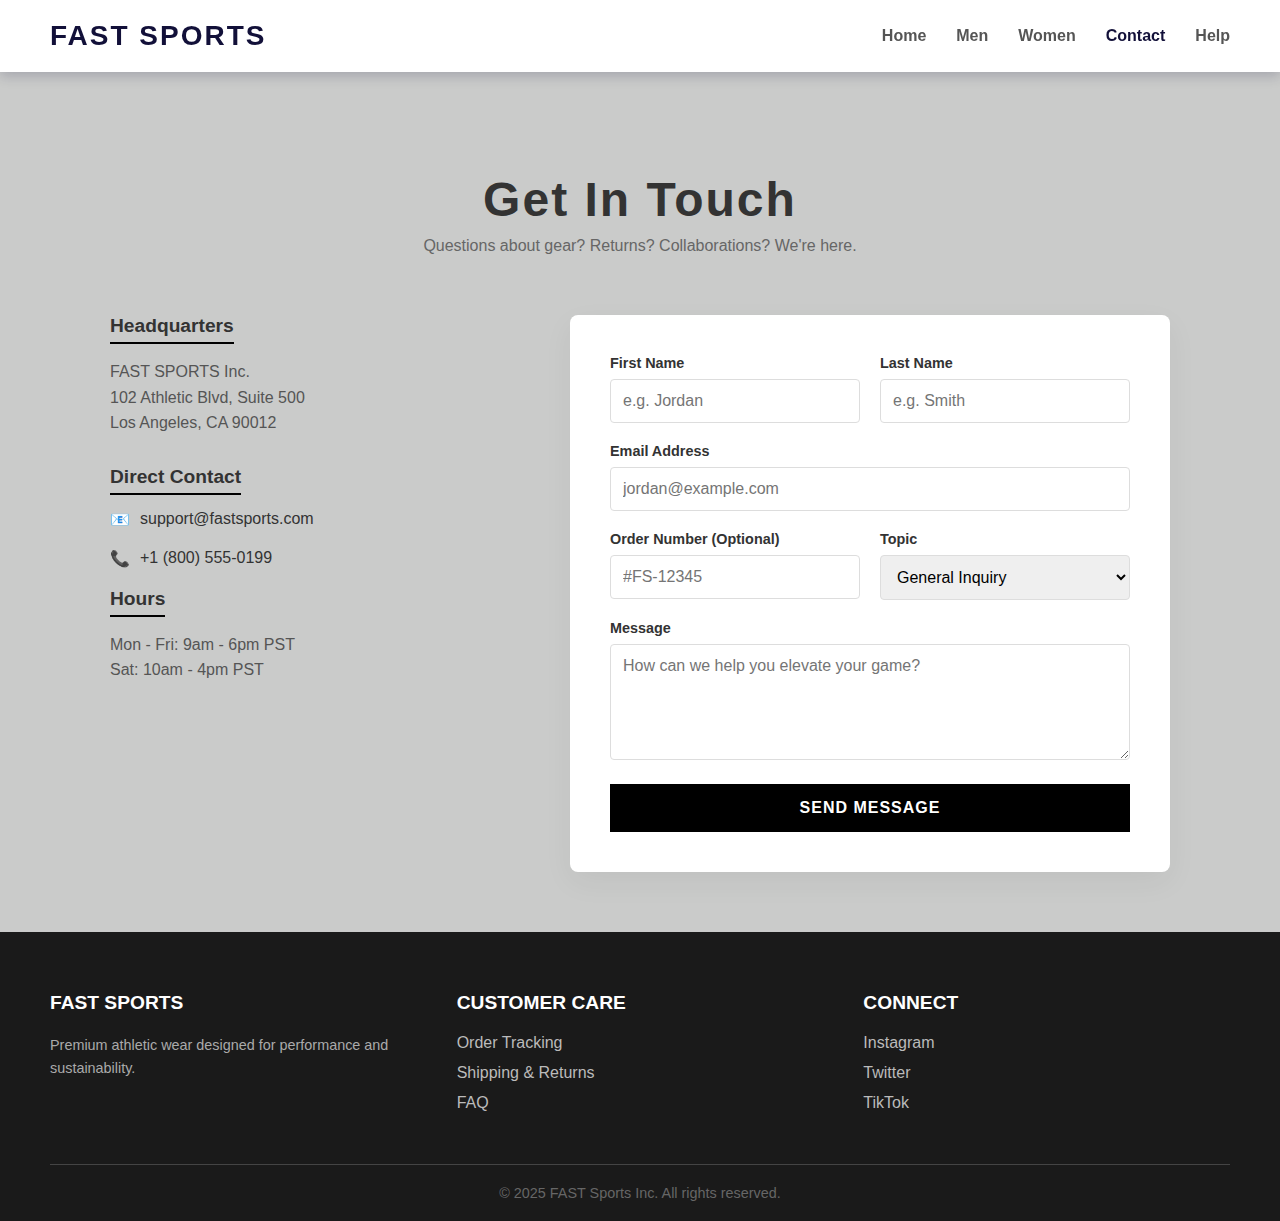
<file: contact.html>
<!DOCTYPE html>
<html lang="en">
<head>
    <meta charset="UTF-8">
    <meta name="viewport" content="width=device-width, initial-scale=1.0">
    <title>FAST SPORTS | Contact Us</title>
    <link rel="stylesheet" href="styles.css">
    <link rel="stylesheet" href="contact.css">
</head>
<body>

    <header>
        <div class="logo">FAST SPORTS</div>
        <nav>
            <ul>
                <li><a href="index.html" target="_blank" rel="noopener noreferrer">Home</a></li>
                <li><a href="men.html" target="_blank" rel="noopener noreferrer">Men</a></li>
                <li><a href="women.html" target="_blank" rel="noopener noreferrer">Women</a></li>
                <li><a href="contact.html" class="active" target="_blank" rel="noopener noreferrer">Contact</a></li>
                <li><a href="help.html" target="_blank" rel="noopener noreferrer">Help</a></li>
        </nav>
    </header>

    <div class="contact-wrapper">
        <div class="contact-header">
            <h1>Get In Touch</h1>
            <p>Questions about gear? Returns? Collaborations? We're here.</p>
        </div>

        <div class="contact-content">
            <div class="contact-info">
                <div class="info-card">
                    <h3>Headquarters</h3>
                    <p>
                        FAST SPORTS Inc.<br>
                        102 Athletic Blvd, Suite 500<br>
                        Los Angeles, CA 90012
                    </p>
                </div>

                <div class="info-card">
                    <h3>Direct Contact</h3>
                    <div class="info-item">
                        <span>📧</span> support@fastsports.com
                    </div>
                    <div class="info-item">
                        <span>📞</span> +1 (800) 555-0199
                    </div>
                </div>

                <div class="info-card">
                    <h3>Hours</h3>
                    <p>Mon - Fri: 9am - 6pm PST<br>Sat: 10am - 4pm PST</p>
                </div>
            </div>

            <div class="contact-form">
                <form>
                    <div class="form-row">
                        <div class="form-group">
                            <label>First Name</label>
                            <input type="text" placeholder="e.g. Jordan">
                        </div>
                        <div class="form-group">
                            <label>Last Name</label>
                            <input type="text" placeholder="e.g. Smith">
                        </div>
                    </div>

                    <div class="form-group">
                        <label>Email Address</label>
                        <input type="email" placeholder="jordan@example.com">
                    </div>

                    <div class="form-row">
                        <div class="form-group">
                            <label>Order Number (Optional)</label>
                            <input type="text" placeholder="#FS-12345">
                        </div>
                        <div class="form-group">
                            <label>Topic</label>
                            <select>
                                <option>General Inquiry</option>
                                <option>Return / Exchange</option>
                                <option>Product Defect</option>
                                <option>Wholesale / Collab</option>
                            </select>
                        </div>
                    </div>

                    <div class="form-group">
                        <label>Message</label>
                        <textarea rows="5" placeholder="How can we help you elevate your game?"></textarea>
                    </div>

                    <button type="submit" class="submit-btn">Send Message</button>
                </form>
            </div>
        </div>
    </div>

    <footer>
        <div class="footer-container">
            <div class="footer-col">
                <h4>FAST SPORTS</h4>
                <p style="color: #aaa; font-size: 0.9rem; line-height: 1.6;">
                    Premium athletic wear designed for performance and sustainability.
                </p>
            </div>
            <div class="footer-col">
                <h4>Customer Care</h4>
                <ul>
                    <li><a href="#">Order Tracking</a></li>
                    <li><a href="#">Shipping & Returns</a></li>
                    <li><a href="#">FAQ</a></li>
                </ul>
            </div>
            <div class="footer-col">
                <h4>Connect</h4>
                <ul>
                    <li><a href="#">Instagram</a></li>
                    <li><a href="#">Twitter</a></li>
                    <li><a href="#">TikTok</a></li>
                </ul>
            </div>
        </div>
        <div class="footer-bottom">
            <p>&copy; 2025 FAST Sports Inc. All rights reserved.</p>
        </div>
    </footer>

</body>
</html>
</file>
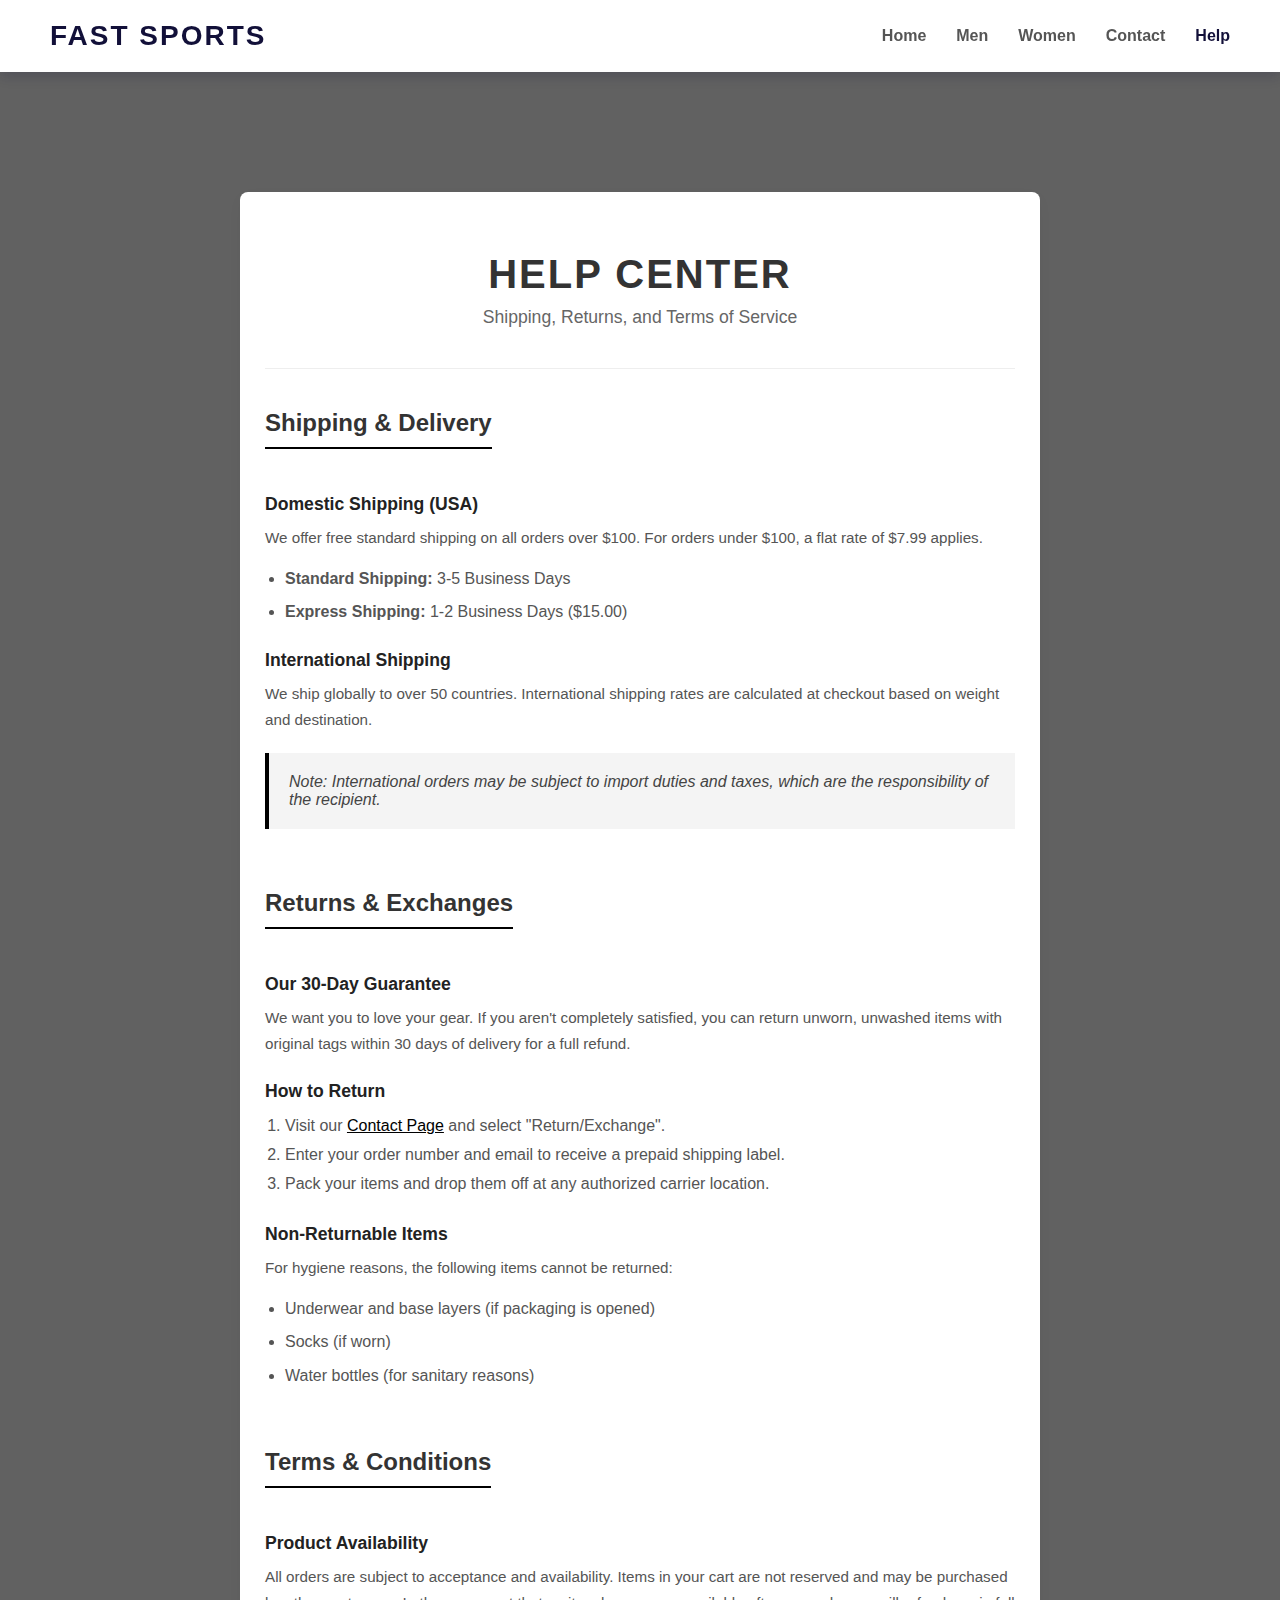
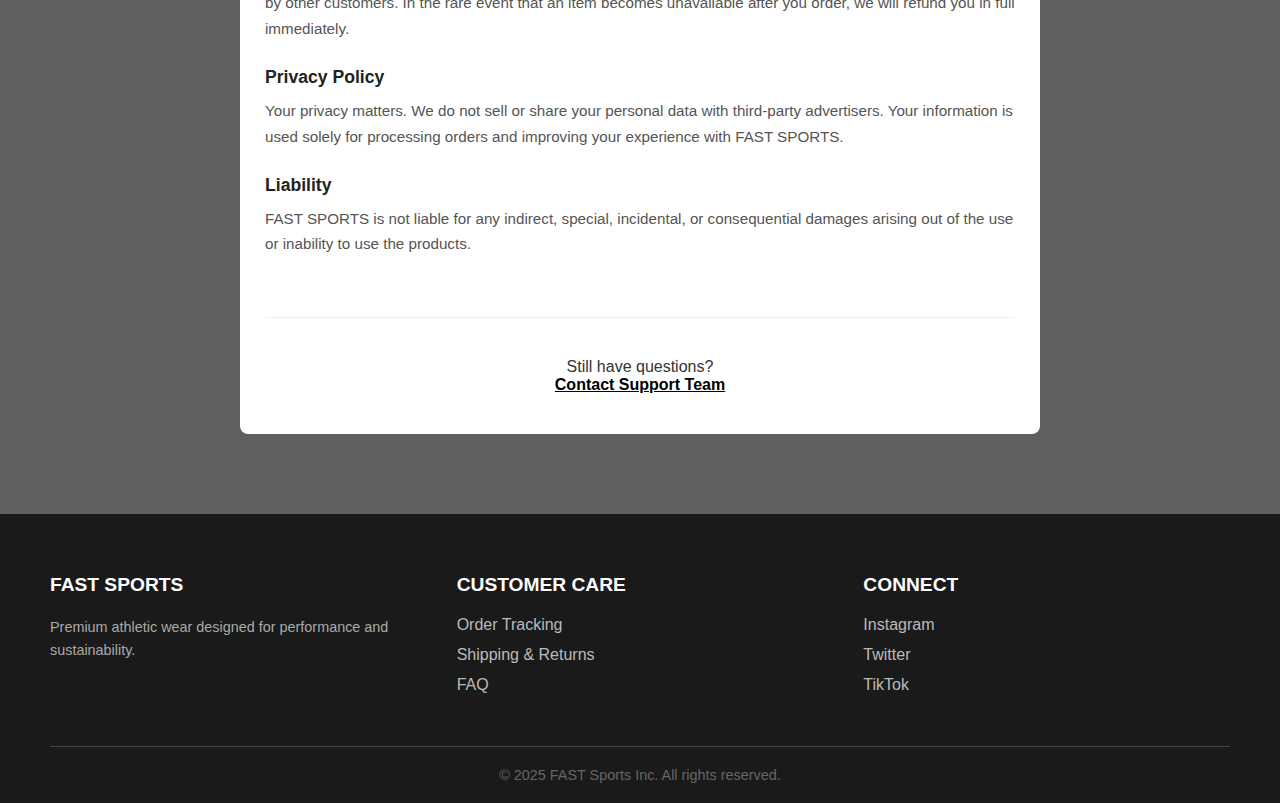
<file: help.html>
<!DOCTYPE html>
<html lang="en">
<head>
    <meta charset="UTF-8">
    <meta name="viewport" content="width=device-width, initial-scale=1.0">
    <title>FAST SPORTS | Help Center</title>
    <link rel="stylesheet" href="styles.css">
    <link rel="stylesheet" href="help.css">
</head>
<body>

    <header>
        <div class="logo">FAST SPORTS</div>
        <nav>
            <ul>
                <li><a href="index.html" target="_blank" rel="noopener noreferrer">Home</a></li>
                <li><a href="men.html" target="_blank" rel="noopener noreferrer">Men</a></li>
                <li><a href="women.html" target="_blank" rel="noopener noreferrer">Women</a></li>
                <li><a href="contact.html" target="_blank" rel="noopener noreferrer">Contact</a></li>
                <li><a href="help.html" class="active"  target="_blank" rel="noopener noreferrer">Help</a></li>
            </ul>
        </nav>
    </header>

    <div class="help-container">
        
        <div class="help-header">
            <h1>Help Center</h1>
            <p>Shipping, Returns, and Terms of Service</p>
        </div>

        <div class="policy-section" id="shipping">
            <h2>Shipping & Delivery</h2>
            
            <h3>Domestic Shipping (USA)</h3>
            <p>We offer free standard shipping on all orders over $100. For orders under $100, a flat rate of $7.99 applies.</p>
            <ul>
                <li><strong>Standard Shipping:</strong> 3-5 Business Days</li>
                <li><strong>Express Shipping:</strong> 1-2 Business Days ($15.00)</li>
            </ul>

            <h3>International Shipping</h3>
            <p>We ship globally to over 50 countries. International shipping rates are calculated at checkout based on weight and destination.</p>
            <div class="note-box">
                Note: International orders may be subject to import duties and taxes, which are the responsibility of the recipient.
            </div>
        </div>

        <div class="policy-section" id="returns">
            <h2>Returns & Exchanges</h2>
            
            <h3>Our 30-Day Guarantee</h3>
            <p>We want you to love your gear. If you aren't completely satisfied, you can return unworn, unwashed items with original tags within 30 days of delivery for a full refund.</p>

            <h3>How to Return</h3>
            <ol style="margin-left: 20px; line-height: 1.8; color: #555;">
                <li>Visit our <a href="contact.html" style="color:black;">Contact Page</a> and select "Return/Exchange".</li>
                <li>Enter your order number and email to receive a prepaid shipping label.</li>
                <li>Pack your items and drop them off at any authorized carrier location.</li>
            </ol>

            <h3>Non-Returnable Items</h3>
            <p>For hygiene reasons, the following items cannot be returned:</p>
            <ul>
                <li>Underwear and base layers (if packaging is opened)</li>
                <li>Socks (if worn)</li>
                <li>Water bottles (for sanitary reasons)</li>
            </ul>
        </div>

        <div class="policy-section" id="terms">
            <h2>Terms & Conditions</h2>
            
            <h3>Product Availability</h3>
            <p>All orders are subject to acceptance and availability. Items in your cart are not reserved and may be purchased by other customers. In the rare event that an item becomes unavailable after you order, we will refund you in full immediately.</p>

            <h3>Privacy Policy</h3>
            <p>Your privacy matters. We do not sell or share your personal data with third-party advertisers. Your information is used solely for processing orders and improving your experience with FAST SPORTS.</p>

            <h3>Liability</h3>
            <p>FAST SPORTS is not liable for any indirect, special, incidental, or consequential damages arising out of the use or inability to use the products.</p>
        </div>

        <div class="help-footer">
            <p>Still have questions?</p>
            <a href="contact.html">Contact Support Team</a>
        </div>

    </div>

    <footer>
        <div class="footer-container">
            <div class="footer-col">
                <h4>FAST SPORTS</h4>
                <p style="color: #aaa; font-size: 0.9rem; line-height: 1.6;">
                    Premium athletic wear designed for performance and sustainability.
                </p>
            </div>
            <div class="footer-col">
                <h4>Customer Care</h4>
                <ul>
                    <li><a href="#">Order Tracking</a></li>
                    <li><a href="#">Shipping & Returns</a></li>
                    <li><a href="#">FAQ</a></li>
                </ul>
            </div>
            <div class="footer-col">
                <h4>Connect</h4>
                <ul>
                    <li><a href="#">Instagram</a></li>
                    <li><a href="#">Twitter</a></li>
                    <li><a href="#">TikTok</a></li>
                </ul>
            </div>
        </div>
        <div class="footer-bottom">
            <p>&copy; 2025 FAST Sports Inc. All rights reserved.</p>
        </div>
    </footer>

</body>
</html>
</file>
<file: styles.css>
* {
    margin: 0;
    padding: 0;
    box-sizing: border-box;
    font-family: 'Segoe UI', Tahoma, Geneva, Verdana, sans-serif;
}

body {
    background-color: #cacbca;
    color: #333;
}
.logo a {
    text-decoration: none; 
    color: inherit;        
}

header {
    background-color: #ffffff;
    display: flex;
    justify-content: space-between;
    align-items: center;
    padding: 20px 50px;
    box-shadow: 0 4px 12px rgba(21, 19, 59, 0.20);
    position: sticky;
    top: 0;
    z-index: 1000;
}

.logo {
    font-size: 28px;
    font-weight: 800;
    color: #121039;
    letter-spacing: 2px;
    text-transform: uppercase;
    cursor: pointer;
}

.logo a {
    text-decoration: none; 
    color: inherit;        
}

nav ul {
    list-style: none;
    display: flex;
    gap: 30px;
}

nav a {
    text-decoration: none;
    color: #555;
    font-weight: 600;
    font-size: 16px;
    padding-bottom: 5px;
    transition: all 0.3s ease;
}

nav a:hover {
    color: #1f0436;
    border-bottom: 2px solid #1f0436;
}

nav a.active {
    color: #121039;
    font-weight: bold;
}

.hero {
    height: 75vh;
    background: linear-gradient(to right, rgba(21 19 59 / 80%), rgba(255, 255, 255, 0.1)), url(pic5.jpg);
    background-size: cover;
    background-position: center;
    display: flex;
    align-items: center;
    padding-left: 80px;
}

.hero-content {
    max-width: 600px;
    color: white;
    text-shadow: 1px 1px 3px rgba(0,0,0,0.3);
}

.hero h1 {
    font-size: 4rem;
    line-height: 1.1;
    margin-bottom: 20px;
}

.hero p {
    font-size: 1.4rem;
    margin-bottom: 30px;
    font-weight: 300;
}

.cta-button {
    display: inline-block;
    padding: 15px 40px;
    background-color: #121039;
    color: white;
    text-decoration: none;
    font-size: 1.1rem;
    font-weight: bold;
    border-radius: 50px;
    border: 2px solid #121039;
    transition: background 0.3s, color 0.3s;
}

.cta-button:hover {
    background-color: white;
    color: #15133b;
}

.products-section {
    padding: 60px 50px;
    background-color: #ffffff;
}

.section-header {
    margin-bottom: 30px;
    border-left: 6px solid #15133b;
    padding-left: 20px;
}

.section-header h2 {
    font-size: 2.5rem;
    color: #15133b;
}

.section-header p {
    color: #777;
    margin-top: 5px;
}

.scroll-container {
    display: flex;
    overflow-x: auto;
    gap: 25px;
    padding: 20px 5px 40px 5px;
    scroll-behavior: smooth;
    -webkit-overflow-scrolling: touch;
}

.scroll-container::-webkit-scrollbar {
    height: 10px;
}

.scroll-container::-webkit-scrollbar-track {
    background: #f1f1f1;
    border-radius: 10px;
}

.scroll-container::-webkit-scrollbar-thumb {
    background: #9ca19e;
    border-radius: 10px;
}

.scroll-container::-webkit-scrollbar-thumb:hover {
    background: #15133b;
}

.product-card {
    min-width: 280px;
    background: white;
    border-radius: 15px;
    box-shadow: 0 5px 15px rgba(0,0,0,0.08);
    overflow: hidden;
    transition: transform 0.3s ease, box-shadow 0.3s ease;
    position: relative;
    border: 1px solid #eee;
}

.product-card:hover {
    transform: translateY(-10px);
    box-shadow: 0 15px 25px rgba(46, 139, 87, 0.2);
}

.card-img-container {
    height: 250px;
    width: 100%;
    background-color: #f9f9f9;
    overflow: hidden;
}

.card-img-container img {
    width: 100%;
    height: 100%;
    object-fit: cover;
    transition: transform 0.5s;
}

.product-card:hover .card-img-container img {
    transform: scale(1.1);
}

.card-info {
    padding: 20px;
    text-align: center;
}

.card-info h3 {
    font-size: 1.2rem;
    margin-bottom: 10px;
    color: #15133b;
}

.card-info .price {
    display: block;
    font-size: 1.3rem;
    color: #15133b;
    font-weight: bold;
    margin-bottom: 15px;
}

.add-btn {
    padding: 10px 25px;
    border: 1px solid #15133b;
    color: #15133b;
    background: transparent;
    border-radius: 20px;
    cursor: pointer;
    font-weight: 600;
    transition: all 0.3s;
}

.add-btn:hover {
    background: #15133b;
    color: white;
}

footer {
    background-color: #1a1a1a;
    color: white;
    padding: 60px 50px 20px 50px;
}

.footer-container {
    display: flex;
    flex-wrap: wrap;
    justify-content: space-between;
    gap: 40px;
    border-bottom: 1px solid #444;
    padding-bottom: 40px;
}

.footer-col {
    flex: 1;
    min-width: 200px;
}

.footer-col h4 {
    color: #ffffff;
    font-size: 1.2rem;
    margin-bottom: 20px;
    text-transform: uppercase;
}

.footer-col ul {
    list-style: none;
}

.footer-col ul li {
    margin-bottom: 12px;
}

.footer-col a {
    color: #bbb;
    text-decoration: none;
    transition: color 0.3s;
}

.footer-col a:hover {
    color: #2E8B57;
    padding-left: 5px;
}

.footer-bottom {
    text-align: center;
    padding-top: 20px;
    color: #666;
    font-size: 0.9rem;
}

.newsletter-input {
    padding: 10px;
    border: none;
    border-radius: 5px;
    width: 70%;
}

.newsletter-btn {
    padding: 10px 15px;
    background-color: #15133b;
    border: none;
    color: white;
    border-radius: 5px;
    cursor: pointer;

}
</file>
<file: contact.css>
.contact-wrapper {
    max-width: 1100px;
    margin: 100px auto 60px;
    padding: 0 20px;
}
.logo a {
    text-decoration: none; 
    color: inherit;        
}
.contact-header {
    text-align: center;
    margin-bottom: 60px;
}

.contact-header h1 {
    font-size: 3rem;
    margin-bottom: 10px;
    letter-spacing: 2px;
}

.contact-header p {
    color: #666;
}

.contact-content {
    display: grid;
    grid-template-columns: 1fr 1.5fr;
    gap: 60px;
}

.info-card h3 {
    font-size: 1.2rem;
    margin-bottom: 15px;
    border-bottom: 2px solid #000;
    display: inline-block;
    padding-bottom: 5px;
}

.info-card p {
    color: #555;
    line-height: 1.6;
    margin-bottom: 30px;
}

.info-item {
    margin-bottom: 20px;
    display: flex;
    align-items: center;
    gap: 10px;
    font-weight: 500;
}

.contact-form {
    background: #fff;
    padding: 40px;
    border-radius: 8px;
    box-shadow: 0 10px 30px rgba(0,0,0,0.05);
}

.form-group {
    margin-bottom: 20px;
}

.form-row {
    display: grid;
    grid-template-columns: 1fr 1fr;
    gap: 20px;
}

.contact-form label {
    display: block;
    margin-bottom: 8px;
    font-size: 0.9rem;
    font-weight: 600;
    color: #333;
}

.contact-form input,
.contact-form select,
.contact-form textarea {
    width: 100%;
    padding: 12px;
    border: 1px solid #ddd;
    border-radius: 4px;
    font-size: 1rem;
    font-family: inherit;
    transition: border-color 0.3s;
}

.contact-form input:focus,
.contact-form textarea:focus {
    border-color: #000;
    outline: none;
}

.submit-btn {
    background-color: #000;
    color: #fff;
    border: none;
    padding: 15px 30px;
    font-size: 1rem;
    cursor: pointer;
    letter-spacing: 1px;
    width: 100%;
    text-transform: uppercase;
    font-weight: bold;
    transition: background-color 0.3s;
}

.submit-btn:hover {
    background-color: #333;
}

@media (max-width: 768px) {
    .contact-content {
        grid-template-columns: 1fr;
    }
    .form-row {
        grid-template-columns: 1fr;
    }
}
</file>
<file: help.css>
body {
    background-color: #616161;
}

.help-container {
    max-width: 800px;
    margin: 120px auto 80px;
    padding: 0 25px;
    background-color: #fff;
    border-radius: 8px;
    box-shadow: 0 5px 15px rgba(0,0,0,0.03);
}

.help-header {
    text-align: center;
    padding: 60px 0 40px;
    border-bottom: 1px solid #eee;
    margin-bottom: 40px;
}

.help-header h1 {
    font-size: 2.5rem;
    text-transform: uppercase;
    letter-spacing: 2px;
    margin-bottom: 10px;
}

.help-header p {
    color: #666;
    font-size: 1.1rem;
}

.policy-section {
    margin-bottom: 60px;
}

.policy-section:last-child {
    margin-bottom: 0;
    padding-bottom: 60px;
}

.policy-section h2 {
    font-size: 1.5rem;
    margin-bottom: 20px;
    padding-bottom: 10px;
    border-bottom: 2px solid #000;
    display: inline-block;
}

.policy-section h3 {
    font-size: 1.1rem;
    margin-top: 25px;
    margin-bottom: 10px;
    color: #222;
}

.policy-section p {
    color: #555;
    line-height: 1.7;
    margin-bottom: 15px;
    font-size: 0.95rem;
}

.policy-section ul {
    margin-bottom: 20px;
    padding-left: 20px;
    color: #555;
}

.policy-section ul li {
    margin-bottom: 8px;
    line-height: 1.6;
}

.note-box {
    background-color: #f4f4f4;
    padding: 20px;
    border-left: 4px solid #000;
    margin: 20px 0;
    font-style: italic;
    color: #444;
}

.help-footer {
    text-align: center;
    margin-top: 40px;
    padding-top: 40px;
    border-top: 1px solid #eee;
    padding-bottom: 40px;
}

.help-footer a {
    color: #000;
    font-weight: bold;
    text-decoration: underline;
}

@media (max-width: 600px) {
    .help-container {
        margin-top: 100px;
    }
    .help-header h1 {
        font-size: 2rem;
    }
}
</file>
